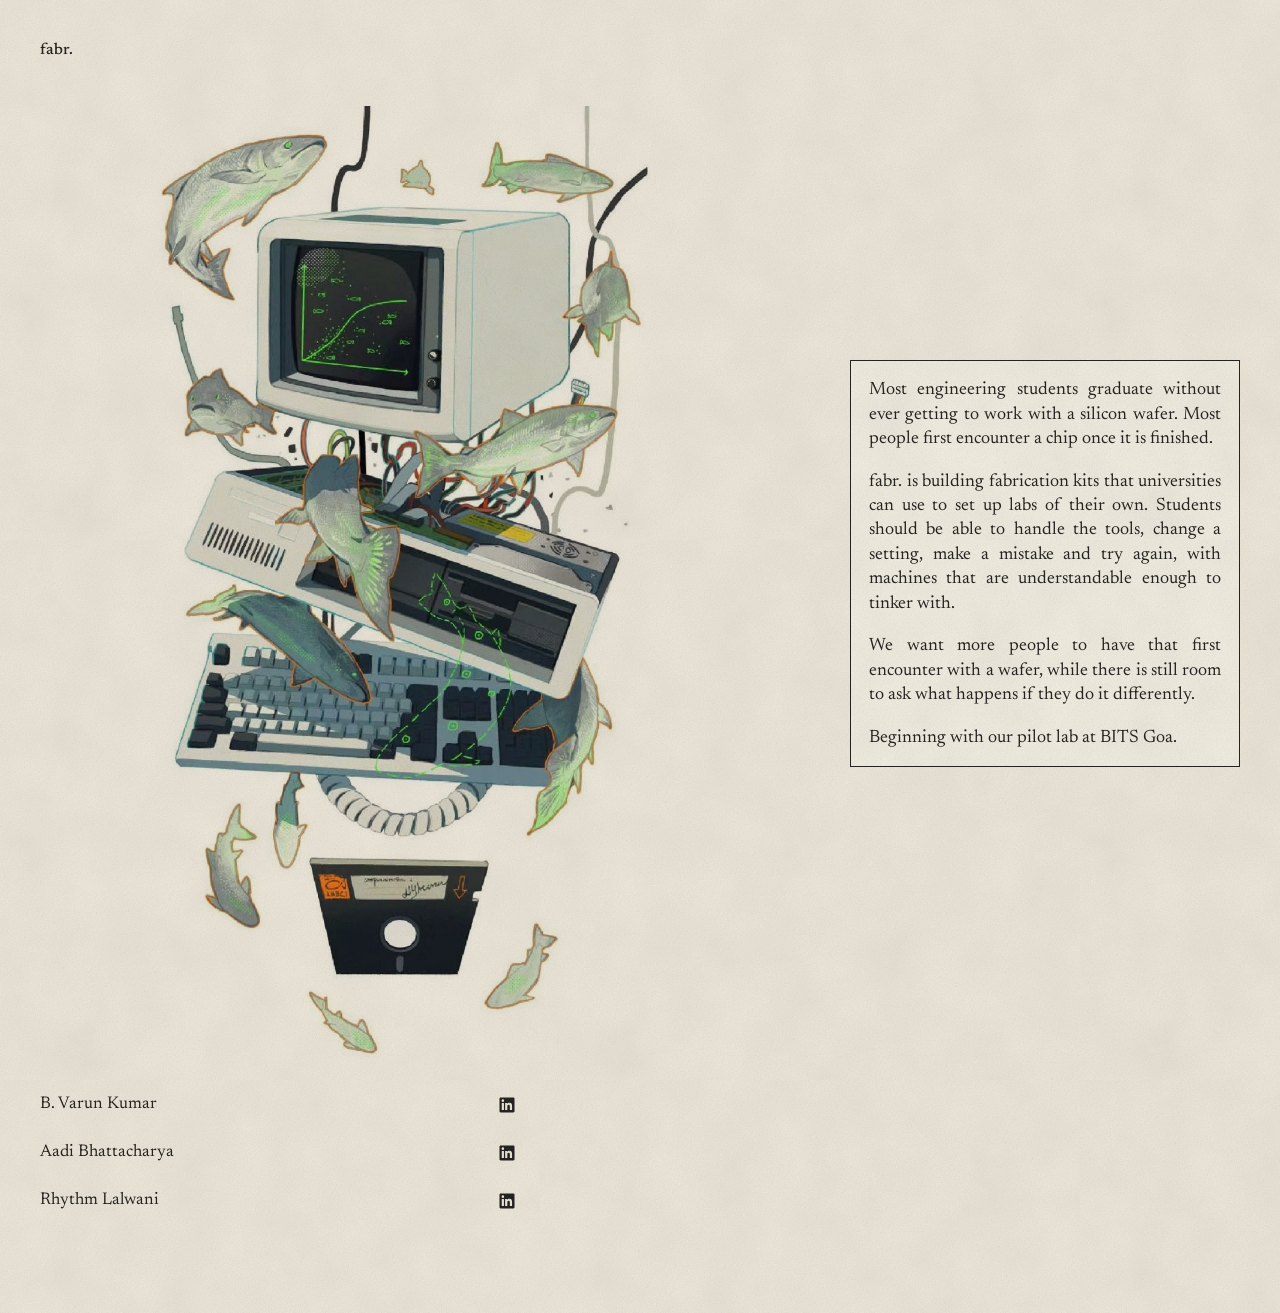
<file: index.html>
<!doctype html>
<html lang="en">
  <head>
    <meta charset="UTF-8" />
    <meta name="viewport" content="width=device-width, initial-scale=1" />
    <meta name="theme-color" content="#eee8db" />
    <meta name="description" content="affordable, indigenous semiconductor fabrication kits for university labs, beginning with a pilot at BITS Goa." />
    <meta property="og:type" content="website" />
    <meta property="og:title" content="fabr." />
    <meta property="og:description" content="Fabrication kits that let students tinker and learn by making." />
    <title>fabr</title>
    <link rel="icon" href="/assets/favicon.svg" type="image/svg" />
    <link rel="preconnect" href="https://fonts.googleapis.com" />
    <link rel="preconnect" href="https://fonts.gstatic.com" crossorigin />
    <link href="https://fonts.googleapis.com/css2?family=Newsreader:opsz,wght@6..72,400;6..72,500&display=swap" rel="stylesheet" />
    <link rel="stylesheet" href="/styles.css" />
  </head>
  <body>
    <svg xmlns="http://www.w3.org/2000/svg" class="svg-defs" aria-hidden="true"><symbol id="linkedin" viewBox="0 0 24 24"><path d="M20.45 2H3.55C2.69 2 2 2.68 2 3.52v16.96c0 .84.69 1.52 1.55 1.52h16.9c.86 0 1.55-.68 1.55-1.52V3.52c0-.84-.69-1.52-1.55-1.52ZM7.93 18.75H4.98V9.2h2.95v9.55ZM6.45 7.9a1.71 1.71 0 1 1 .01-3.42 1.71 1.71 0 0 1-.01 3.42Zm12.3 10.85H15.8V14.1c0-1.11-.02-2.54-1.55-2.54-1.55 0-1.79 1.21-1.79 2.46v4.73H9.51V9.2h2.83v1.3h.04c.39-.74 1.36-1.53 2.79-1.53 2.99 0 3.58 1.97 3.58 4.54v5.24Z"/></symbol></svg>
    <a class="skip-link" href="#content">Skip to content</a>
    <div class="page">
      <header class="masthead"><h1>fabr.</h1></header>
      <main id="content">
        <figure class="illustration"><img src="/assets/illustration.png" width="1200" height="1599" alt="Floating vintage computer surrounded by fish" /></figure>
        <div class="abstract">
          <p>Most engineering students graduate without ever getting to work with a silicon wafer. Most people first encounter a chip once it is finished.</p>
          <p>fabr. is building fabrication kits that universities can use to set up labs of their own. Students should be able to handle the tools, change a setting, make a mistake and try again, with machines that are understandable enough to tinker with.</p>
          <p>We want more people to have that first encounter with a wafer, while there is still room to ask what happens if they do it differently.</p>
          <p>Beginning with our pilot lab at BITS Goa.</p>
        </div>
        <ul class="people" aria-label="Founding team">
          <li><span>B. Varun Kumar</span><a href="https://www.linkedin.com/in/varun-k-a64915409/" target="_blank" rel="noopener noreferrer" aria-label="B Varun Kumar on LinkedIn"><svg aria-hidden="true"><use href="#linkedin"/></svg></a></li>
          <li><span>Aadi Bhattacharya</span><a href="https://www.linkedin.com/in/aadi-bhattacharya/" target="_blank" rel="noopener noreferrer" aria-label="Aadi Bhattacharya on LinkedIn"><svg aria-hidden="true"><use href="#linkedin"/></svg></a></li>
          <li><span>Rhythm Lalwani</span><a href="https://www.linkedin.com/in/rhythm-lalwani-4b73b5429/" target="_blank" rel="noopener noreferrer" aria-label="Rhythm Lalwani on LinkedIn"><svg aria-hidden="true"><use href="#linkedin"/></svg></a></li>
        </ul>
      </main>
    </div>
  </body>
</html>
</file>
<file: styles.css>
:root { --paper: #eee8db; --ink: #25231f; font-family: 'Newsreader', Georgia, serif; color: var(--ink); background: var(--paper); -webkit-font-smoothing: antialiased; }
* { box-sizing: border-box; }
body { position: relative; min-width: 320px; min-height: 100vh; margin: 0; }
body::before, body::after { content: ''; position: absolute; inset: 0; pointer-events: none; z-index: 5; mix-blend-mode: multiply; }
body::before { opacity: .34; background-image: url("data:image/svg+xml,%3Csvg xmlns='http://www.w3.org/2000/svg' width='170' height='170'%3E%3Cfilter id='n'%3E%3CfeTurbulence type='fractalNoise' baseFrequency='.82' numOctaves='4' stitchTiles='stitch'/%3E%3CfeColorMatrix type='saturate' values='0'/%3E%3C/filter%3E%3Crect width='170' height='170' filter='url(%23n)' opacity='.5'/%3E%3C/svg%3E"); }
body::after { opacity: .24; background-image: url("data:image/svg+xml,%3Csvg xmlns='http://www.w3.org/2000/svg' width='540' height='540'%3E%3Cfilter id='b'%3E%3CfeTurbulence type='fractalNoise' baseFrequency='.018' numOctaves='3' stitchTiles='stitch'/%3E%3CfeColorMatrix type='saturate' values='0'/%3E%3C/filter%3E%3Crect width='540' height='540' filter='url(%23b)' opacity='.45'/%3E%3C/svg%3E"); }
::selection { background: var(--ink); color: var(--paper); }
a { color: inherit; }
a:hover { opacity: .52; }
a:focus-visible { outline: 1px solid var(--ink); outline-offset: 4px; }
.svg-defs { position: absolute; width: 0; height: 0; overflow: hidden; }
.skip-link { position: absolute; left: 20px; top: -80px; z-index: 10; background: var(--ink); color: var(--paper); padding: 8px 12px; }
.skip-link:focus { top: 16px; }
.page { width: min(calc(100% - 80px), 1280px); margin-inline: auto; padding: 38px 0 88px; }
.masthead { display: flex; align-items: baseline; justify-content: space-between; gap: 24px; font-size: 16px; line-height: 24px; }
.masthead h1 { margin: 0; font-size: inherit; line-height: inherit; font-weight: 500; }
.masthead span { white-space: nowrap; }
.page main { display: grid; grid-template-columns: minmax(0, 720px) minmax(0, 390px); column-gap: 80px; justify-content: space-between; align-items: start; }
.illustration { grid-column: 1; grid-row: 1; position: relative; margin: 44px 0 0; }
.illustration img { display: block; width: 100%; height: auto; }
.abstract { grid-column: 2; grid-row: 1; align-self: center; width: 100%; border: 1px solid var(--ink); padding: 17px 18px 16px; background: rgba(255, 253, 247, .23); }
.abstract p { margin: 0; font-size: 18px; line-height: 1.36; text-align: justify; text-wrap: pretty; }
.abstract p + p { margin-top: 18px; }
.people { grid-column: 1; grid-row: 2; width: min(100%, 480px); list-style: none; margin: 16px 0 0; padding: 0; }
.people li { display: flex; align-items: center; justify-content: space-between; gap: 24px; padding: 11px 0; font-size: 17px; line-height: 24px; }
.people a { display: inline-flex; flex: none; padding: 4px; text-decoration: none; transition: opacity 500ms cubic-bezier(.32,.72,0,1); }
.people svg { width: 18px; height: 18px; fill: currentColor; }
@media (max-width: 1000px) { .page { width: min(calc(100% - 40px), 490px); padding-top: 24px; } .page main { display: block; } .illustration { margin-top: 36px; } .abstract { width: min(100%, 335px); margin-top: 40px; } .people { width: min(100%, 335px); margin-top: 40px; } }
</file>
